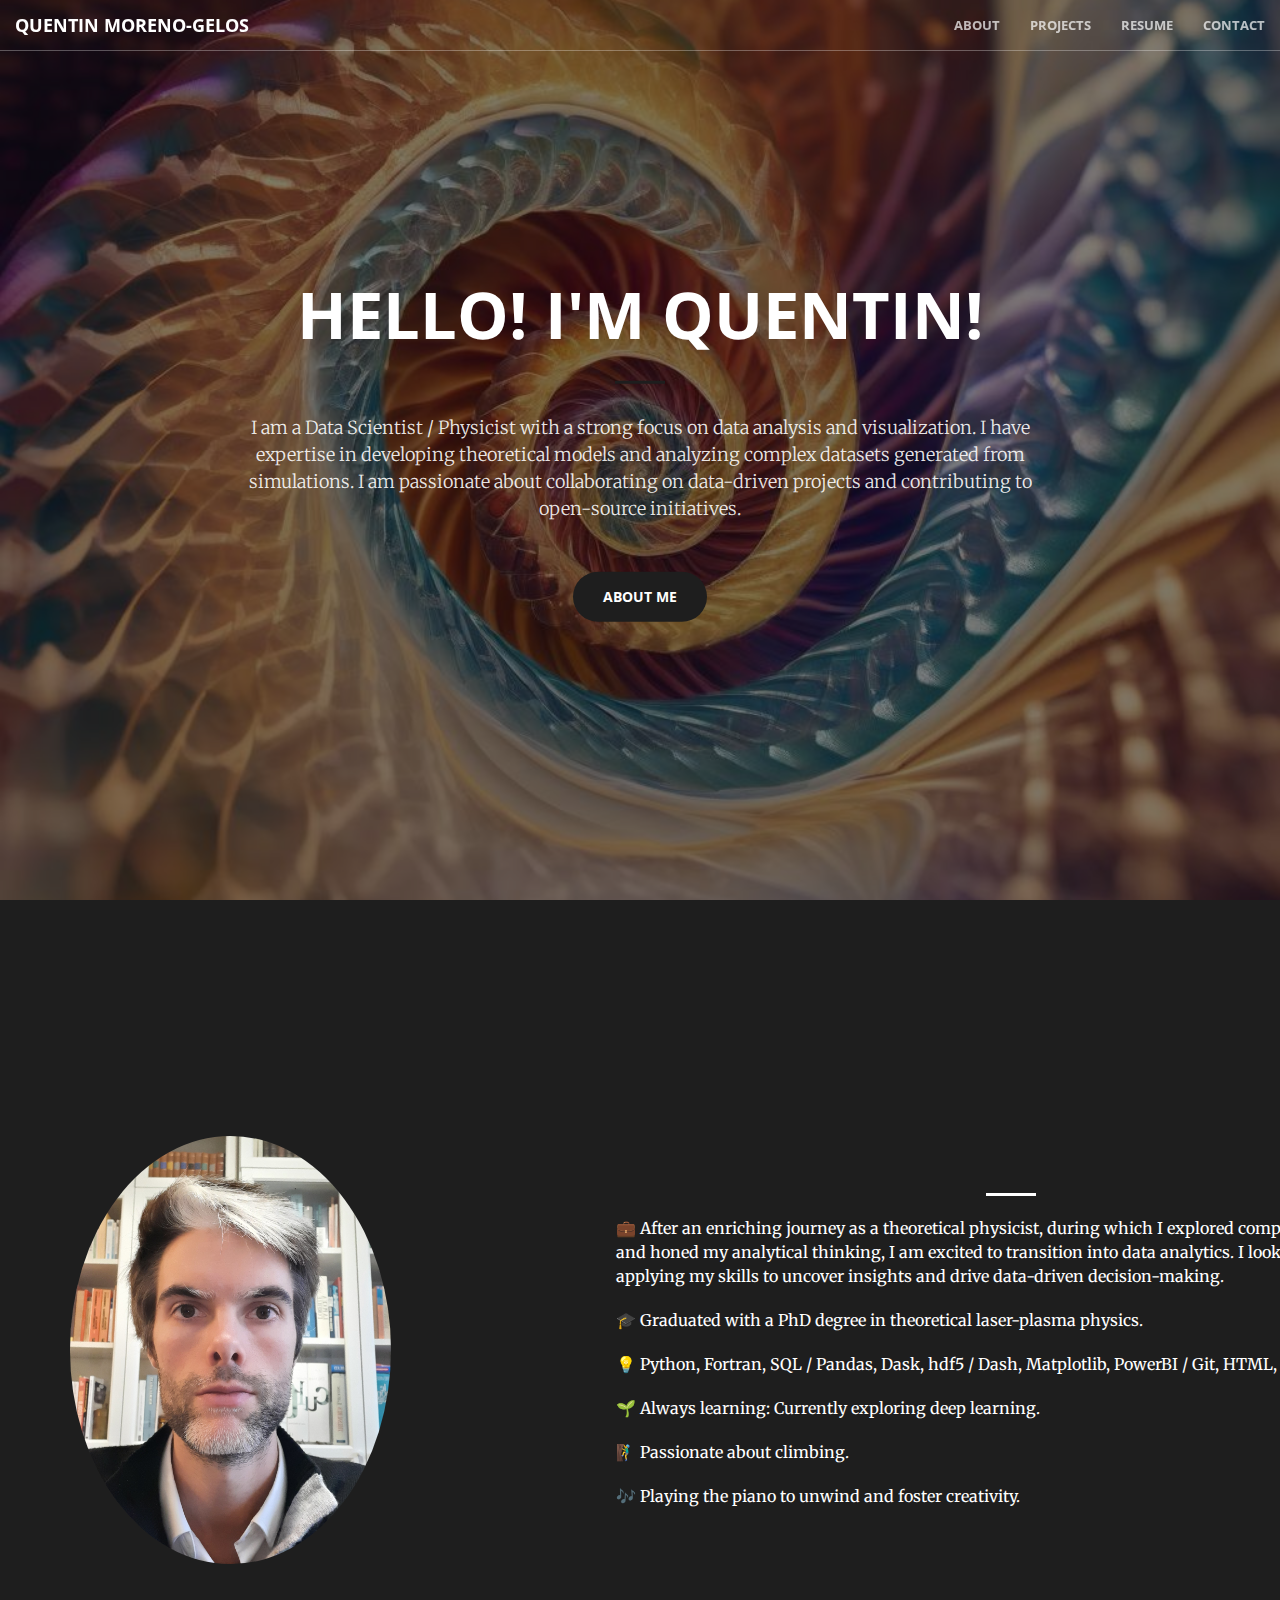
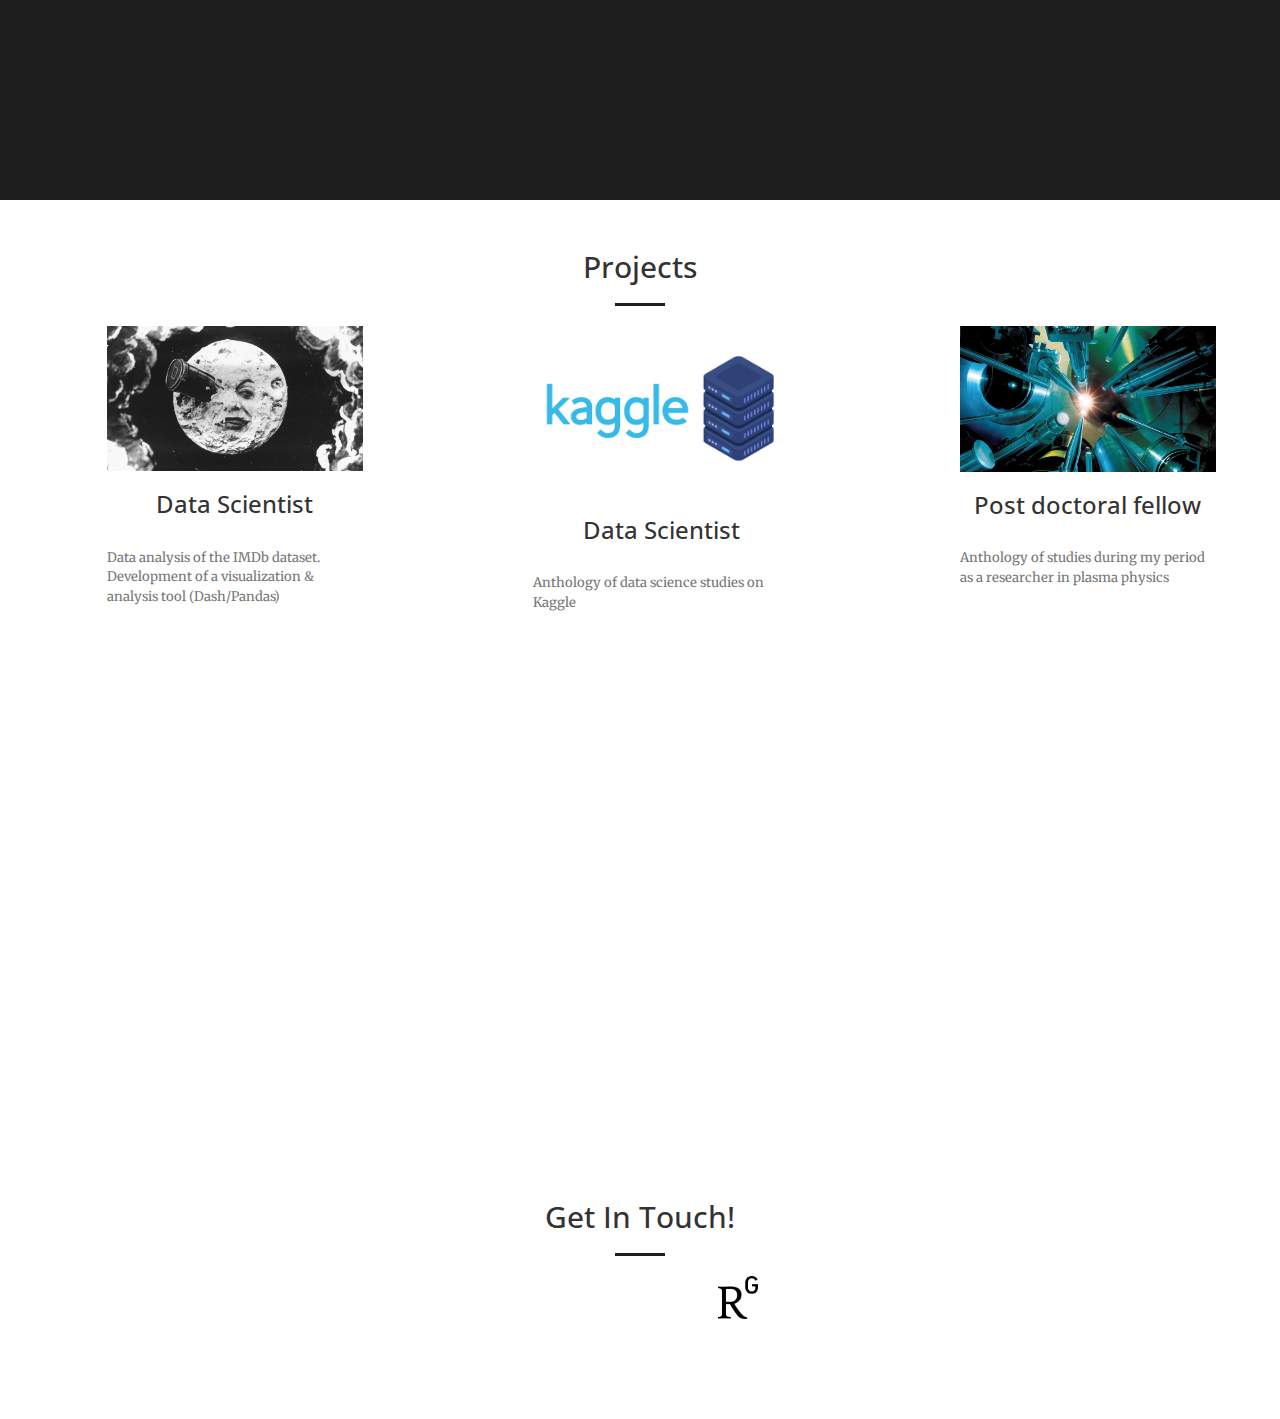
<file: index.html>
<!DOCTYPE html>
<html lang="en">

<head>

    <meta charset="utf-8">
    <meta http-equiv="X-UA-Compatible" content="IE=edge">
    <meta name="viewport" content="width=device-width, initial-scale=1">
    <meta name="description" content="">
    <meta name="author" content="">

    <title>Quentin Moreno Gelos</title>
    <link rel="shortcut icon" href="img/a-icon.ico" />

    <!-- Bootstrap Core CSS -->
    <link rel="stylesheet" href="css/bootstrap.min.css" type="text/css">

    <!-- Custom Fonts -->
    <link href='http://fonts.googleapis.com/css?family=Open+Sans:300italic,400italic,600italic,700italic,800italic,400,300,600,700,800' rel='stylesheet' type='text/css'>
    <link href='http://fonts.googleapis.com/css?family=Merriweather:400,300,300italic,400italic,700,700italic,900,900italic' rel='stylesheet' type='text/css'>
    <link rel="stylesheet" href="https://cdnjs.cloudflare.com/ajax/libs/font-awesome/4.7.0/css/font-awesome.min.css" type="text/css">
    <!--<link rel="stylesheet" href="font-awesome/css/font-awesome.min.css" type="text/css">-->

    <!-- Plugin CSS -->
    <link rel="stylesheet" href="css/animate.min.css" type="text/css">

    <!-- Custom CSS -->
    <link rel="stylesheet" href="css/creative.css" type="text/css">

    <!-- HTML5 Shim and Respond.js IE8 support of HTML5 elements and media queries -->
    <!-- WARNING: Respond.js doesn't work if you view the page via file:// -->
    <!--[if lt IE 9]>
        <script src="https://oss.maxcdn.com/libs/html5shiv/3.7.0/html5shiv.js"></script>
        <script src="https://oss.maxcdn.com/libs/respond.js/1.4.2/respond.min.js"></script>
    <![endif]-->

</head>

<body id="page-top">

    <nav id="mainNav" class="navbar navbar-default navbar-fixed-top">
        <div class="container-fluid">
            <!-- Brand and toggle get grouped for better mobile display -->
            <div class="navbar-header">
                <button type="button" class="navbar-toggle collapsed" data-toggle="collapse" data-target="#bs-example-navbar-collapse-1">
                    <span class="sr-only">Toggle navigation</span>
                    <span class="icon-bar"></span>
                    <span class="icon-bar"></span>
                    <span class="icon-bar"></span>
                </button>
                <a class="navbar-brand page-scroll" href="index.html#page-top">Quentin Moreno-Gelos</a>
            </div>

            <!-- Collect the nav links, forms, and other content for toggling -->
            <div class="collapse navbar-collapse" id="bs-example-navbar-collapse-1">
                <ul class="nav navbar-nav navbar-right">
                    <li>
                        <a class="page-scroll" href="index.html#about">About</a>
                    </li>
<!--                     <li>
                        <a class="page-scroll" href="#workex">Work Experience</a>
                    </li> -->
                    <li>
                        <a class="page-scroll" href="index.html#projects">Projects</a>
                    </li>
                    <li>
                        <a class="page-scroll" href="resume/CV_datascience/CV_datascienc_MorenoG.pdf" target="_blank">Resume</a>
                    </li>
                    <li>
                        <a class="page-scroll" href="index.html#contact">Contact</a>
                    </li>
                </ul>
            </div>
            <!-- /.navbar-collapse -->
        </div>
        <!-- /.container-fluid -->
    </nav>

    <header>
        <div class="header-content">
            <div class="header-content-inner">
                <h1>Hello! I'm Quentin!</h1>
                <hr>
                <p>I am a Data Scientist / Physicist with a strong focus on data analysis and visualization. 
                I have expertise in developing theoretical models and analyzing complex datasets generated from simulations. 
                I am passionate about collaborating on data-driven projects and contributing to open-source initiatives.</p>
                <a href="index.html#about" class="btn btn-primary btn-xl page-scroll">About me</a>
            </div>
        </div>
    </header>

    <section class="bg-primary" id="about" style="height: 100vh">
        <div class="container h-100">
			<div class="row h-100 align-items-center">
				<div class="col-lg-4">
					<img src="img/quentin2.jpg" class="img-responsive circular-image" alt="" style="width: 100%; height: auto;"> <!-- Make the image responsive -->
				</div>
                <div class="col-lg-8 col-lg-offset-2 text-center">
                    <hr class="light">
                    <p class="text">💼 After an enriching journey as a theoretical physicist, during which I explored complex problems and honed my analytical thinking, I am excited to transition into data analytics. 
                    I look forward to applying my skills to uncover insights and drive data-driven decision-making.</p>
                    <p class="text">🎓 Graduated with a PhD degree in theoretical laser-plasma physics.</p>
                    <p class="text">💡 Python, Fortran, SQL / Pandas, Dask, hdf5 / Dash, Matplotlib, PowerBI / Git, HTML, LaTeX.</p>
                    <p class="text">🌱 Always learning: Currently exploring deep learning.</p>
                    <p class="text">🧗‍♂️ Passionate about climbing.</p>
                    <p class="text">🎶 Playing the piano to unwind and foster creativity.</p>
                </div>
            </div>
        </div>
    </section>
    
    <section class="no-padding" id="projects" style="height: 100vh;">
      <div class="container" style="padding-top: 50px">
          <div class="row">
              <div class="col-lg-24 text-center">
                  <h2 class="section-heading">Projects</h2>
                  <hr class="primary">
              </div>
          </div>
      </div>
        <div class="container-fluid">
            <div class="row no-gutter justify-content-center">
                <div class="col-lg-3 col-lg-offset-1 coldcol-sm-4">
                    <div style="width :80%">
                        <a href="Cinema_Project.html" class="portfolio-box" >
                            <img src="img/Cinema_project.jpg" class="img-responsive" alt="">
                            <div class="portfolio-box-caption">
                                <div class="portfolio-box-caption-content">
                                  <div class="project-category text-faded">
                                      Applied Data Analytics Project
                                  </div>
                                    <div class="project-name">
                                        The seventh art
                                    </div>
                                </div>
                            </div>
                        </a>
                        <h3 style="text-align: center">Data Scientist</h3></br>
                        <p class="text-muted" style="font-size: small"> Data analysis of the IMDb dataset. Development of a visualization & analysis tool (Dash/Pandas) </p>
                        <!--b class="text-muted">Accepted Poster at IEEE Viz Conference 2015!</b-->
                    </div>
                </div>
                <div class="col-lg-3 col-lg-offset-1 col-sm-4">
                    <div style="width :80%">
                        <a href="Kaggle_Project.html" class="portfolio-box">
                            <img src="img/Kaggle_Project.png"  class="img-responsive" alt="">
                            <div class="portfolio-box-caption">
                                <div class="portfolio-box-caption-content">
                                    <div class="project-category text-faded">
                                        Applied Data Analytics Project
                                    </div>
                                    <div class="project-name">
                                        Machine learning
                                    </div>
                                </div>
                            </div>
                        </a>
                        <h3 style="text-align: center">Data Scientist</h3></br>
                        <p class="text-muted" style="font-size: small"> Anthology of data science studies on Kaggle</p>
                        <!--b class="text-muted">A fun user research project with great people with love for food!!</b-->
                    </div>
                </div>
                <div class="col-lg-3 col-lg-offset-1 col-sm-4">
                    <div style="width :80%">
                        <a href="Research_Project.html" class="portfolio-box">
                            <img src="img/OMEGA2.png"  class="img-responsive" alt="">
                            <div class="portfolio-box-caption">
                                <div class="portfolio-box-caption-content">
                                    <div class="project-category text-faded">
                                        Academic research Project
                                    </div>
                                    <div class="project-name">
                                        Laboratory astrophysic
                                    </div>
                                </div>
                            </div>
                        </a>
                        <h3 style="text-align: center">Post doctoral fellow</h3></br>
                        <p class="text-muted" style="font-size: small"> Anthology of studies during my period as a researcher in plasma physics </p>
                        <!--b class="text-muted">A fun user research project with great people with love for food!!</b-->
                    </div>
                </div>
            </div>
        </div>
    </section>

    <section id="contact">
        <div class="container">
            <div class="row" class="call-to-action">
                <div class="col-lg-12 text-center">
                    <h2 class="section-heading">Get In Touch!</h2>
                    <hr class="primary">
                </div>
                <div class="col-lg-2 col-lg-offset-2 text-center">
                    <a href="https://github.com/KantMG" class="fa fa-github fa-3x wow bounceIn"></a>
                </div>
                <div class="col-lg-2  text-center">
                    <a href="https://www.linkedin.com/in/quentin-moreno-gelos-727178b1" class="fa fa-linkedin fa-3x wow bounceIn"></a>
                </div>
                <!--div class="col-lg-1 text-center">
                    <a class="fa fa-phone fa-3x wow bounceIn"></i>
                </div-->
                <div class="col-lg-2 text-center">
					<a href="https://www.researchgate.net/profile/Quentin-Moreno" target="_blank">
						<img src="./img/researchgate-icon.png" alt="ResearchGate" style="width: 40px; height: auto;">
					</a>
                </div>
                <div class="col-lg-2 text-center">
                    <a href="mailto:moreno_quentin@numericable.fr" class="fa fa-envelope-o fa-3x wow bounceIn" data-wow-delay=".1s"></a>
                </div>
            </div>
        </div>
    </section>

    <!-- jQuery -->
    <script src="js/jquery.js"></script>

    <!-- Bootstrap Core JavaScript -->
    <script src="js/bootstrap.min.js"></script>

    <!-- Plugin JavaScript -->
    <script src="js/jquery.easing.min.js"></script>
    <script src="js/jquery.fittext.js"></script>
    <script src="js/wow.min.js"></script>

    <!-- Custom Theme JavaScript -->
    <script src="js/creative.js"></script>

</body>

</html>
</file>
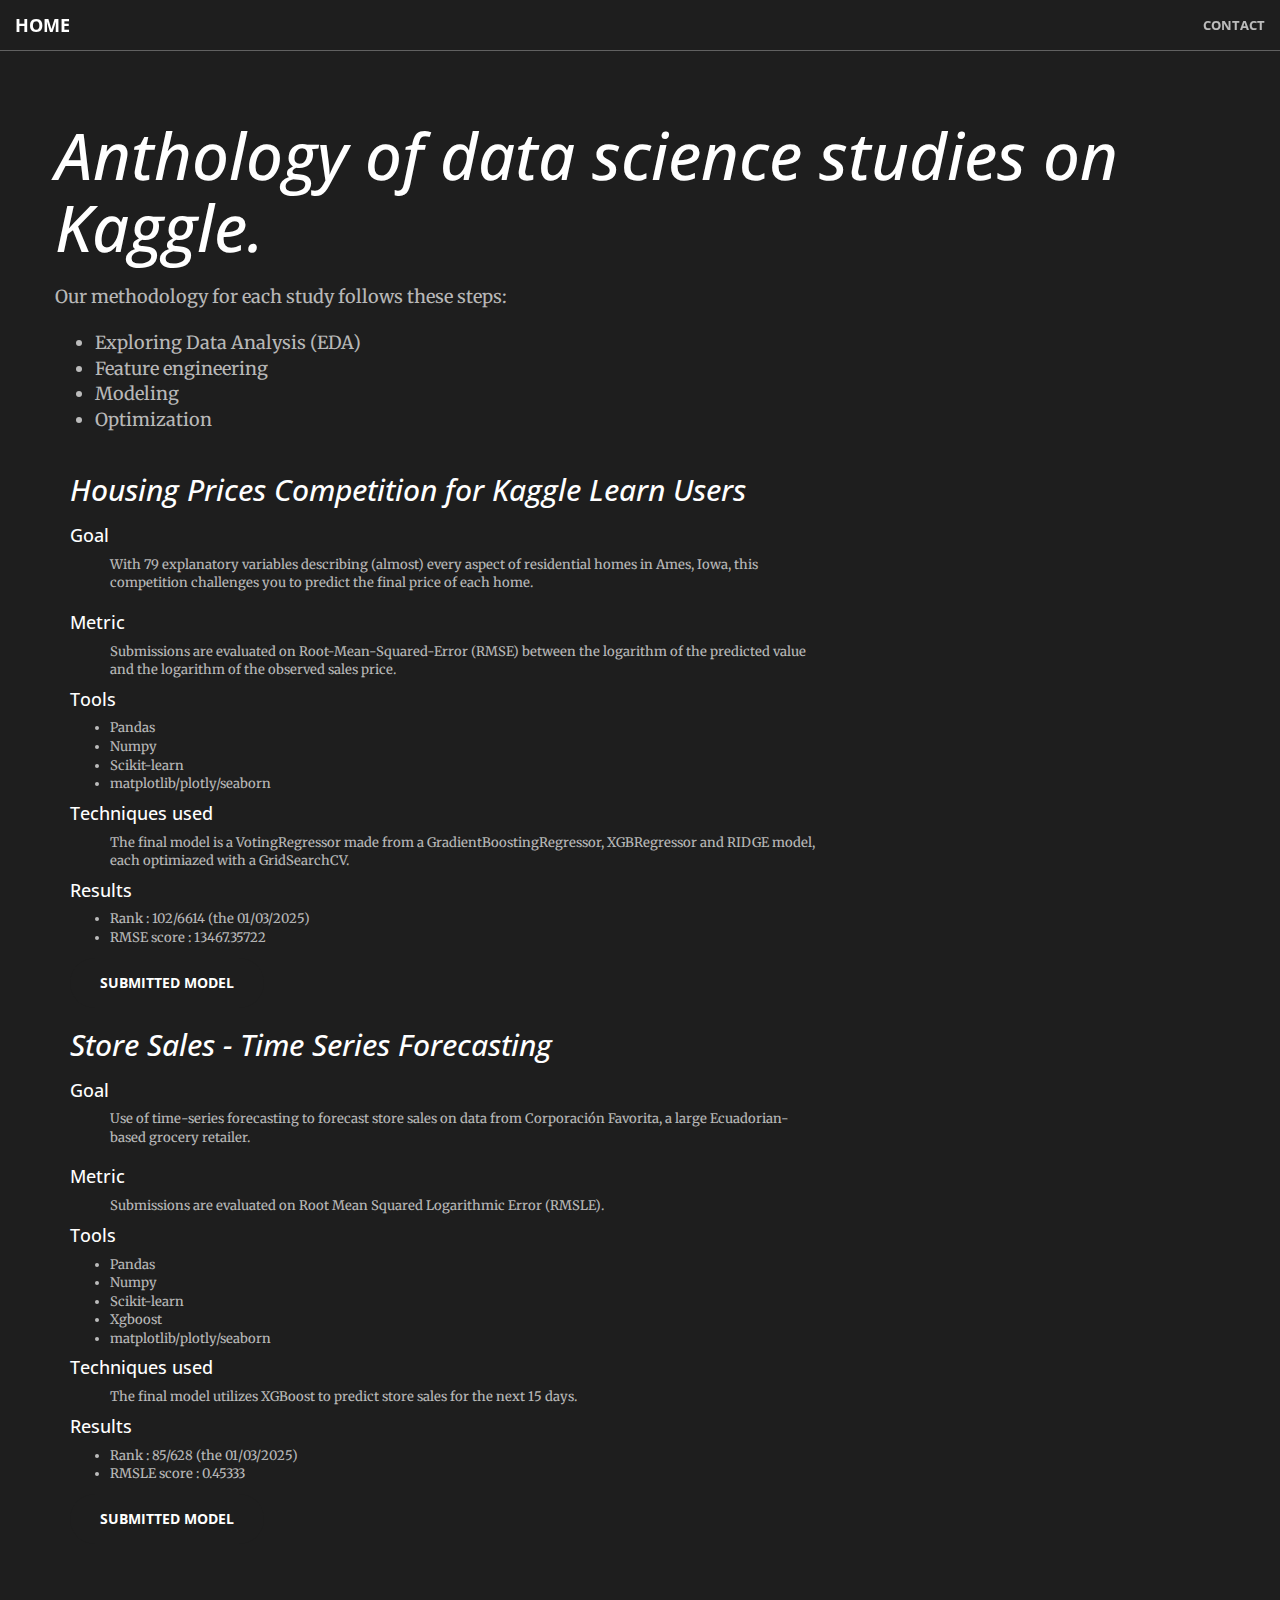
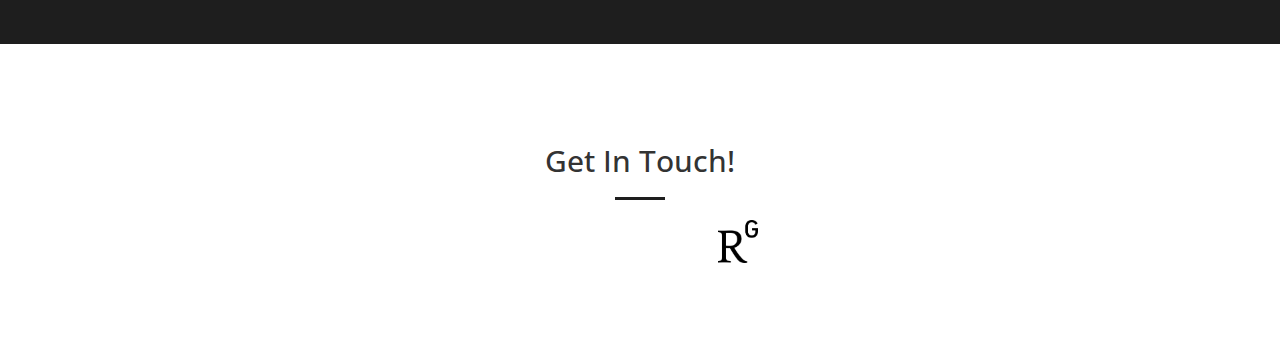
<file: Kaggle_Project.html>
<!DOCTYPE html>
<html lang="en">

<head>

    <meta charset="utf-8">
    <meta http-equiv="X-UA-Compatible" content="IE=edge">
    <meta name="viewport" content="width=device-width, initial-scale=1">
    <meta name="description" content="">
    <meta name="author" content="">

    <title>Quentin Moreno-Gelos</title>
    <link rel="shortcut icon" href="img/a-icon.ico" />

    <!-- Bootstrap Core CSS -->
    <link rel="stylesheet" href="css/bootstrap.min.css" type="text/css">

    <!-- Custom Fonts -->
    <link href='http://fonts.googleapis.com/css?family=Open+Sans:300italic,400italic,600italic,700italic,800italic,400,300,600,700,800' rel='stylesheet' type='text/css'>
    <link href='http://fonts.googleapis.com/css?family=Merriweather:400,300,300italic,400italic,700,700italic,900,900italic' rel='stylesheet' type='text/css'>
    <link rel="stylesheet" href="https://cdnjs.cloudflare.com/ajax/libs/font-awesome/4.7.0/css/font-awesome.min.css" type="text/css">

    <!-- Plugin CSS -->
    <link rel="stylesheet" href="css/animate.min.css" type="text/css">

    <!-- Custom CSS -->
    <link rel="stylesheet" href="css/creative.css" type="text/css">

    <!-- HTML5 Shim and Respond.js IE8 support of HTML5 elements and media queries -->
    <!-- WARNING: Respond.js doesn't work if you view the page via file:// -->
    <!--[if lt IE 9]>
        <script src="https://oss.maxcdn.com/libs/html5shiv/3.7.0/html5shiv.js"></script>
        <script src="https://oss.maxcdn.com/libs/respond.js/1.4.2/respond.min.js"></script>
    <![endif]-->

</head>

<body id="page-top">

    <nav id="mainNav" class="navbar navbar-default navbar-fixed-top">
        <div class="container-fluid">
            <!-- Brand and toggle get grouped for better mobile display -->
            <div class="navbar-header">
                <button type="button" class="navbar-toggle collapsed" data-toggle="collapse" data-target="#bs-example-navbar-collapse-1">
                    <span class="sr-only">Toggle navigation</span>
                    <span class="icon-bar"></span>
                    <span class="icon-bar"></span>
                    <span class="icon-bar"></span>
                </button>
                <a class="navbar-brand page-scroll"  href="index.html">Home</a>
            </div>

            <!-- Collect the nav links, forms, and other content for toggling -->
            <div class="collapse navbar-collapse" id="bs-example-navbar-collapse-1">
                <ul class="nav navbar-nav navbar-right">
                    <li>
                        <a class="page-scroll" href="Research_Project.html#contact">Contact</a>
                    </li>
                </ul>
            </div>
            <!-- /.navbar-collapse -->
        </div>
        <!-- /.container-fluid -->
    </nav>

    <section class="bg-primary" id="about">
        <div class="container">
            <div class="row">
				 <h1 style="font-style: italic">Anthology of data science studies on Kaggle.<h1>

                    <h4></h4>
                    <p class="text-faded" style="font-size: large">
                    Our methodology for each study follows these steps:
                    <ul class="text-faded" style="font-size: large">
                        <li>Exploring Data Analysis (EDA)</li>
                        <li>Feature engineering</li>
                        <li>Modeling</li>
                        <li>Optimization</li>
                    </ul> </p>
					 
                <div class="col-lg-8 text-center" style="text-align: left">
                    <!-- <hr class="light"> -->
                    <h2 style="font-style: italic">Housing Prices Competition for Kaggle Learn Users<h2>
						
                    <h4>Goal</h4>
                    <ul class="text-faded" style="font-size: small">
                    <!--Ask a home buyer to describe their dream house, and they probably won't begin with the height of the basement ceiling or the proximity to an east-west railroad. 
                    But this playground competition's dataset proves that much more influences price negotiations than the number of bedrooms or a white-picket fence.-->
                    With 79 explanatory variables describing (almost) every aspect of residential homes in Ames, Iowa, this competition challenges you to predict the final price of each home. </p>
					</ul>
					
					<h4>Metric</h4>
					<ul class="text-faded" style="font-size: small">
					Submissions are evaluated on Root-Mean-Squared-Error (RMSE) between the logarithm of the predicted value and the logarithm of the observed sales price.
					</ul>
					
					
					<h4>Tools</h4>
					<ul class="text-faded" style="font-size: small">
                        <li>Pandas</li>
                        <li>Numpy</li>
                        <li>Scikit-learn</li>
                        <li>matplotlib/plotly/seaborn</li>	
                    </ul>		
                    		
					<h4>Techniques used</h4>
					<ul class="text-faded" style="font-size: small">
					The final model is a VotingRegressor made from a GradientBoostingRegressor, XGBRegressor and RIDGE model, each optimiazed with a GridSearchCV.
					</ul>
					
					<h4>Results</h4>
					<ul class="text-faded" style="font-size: small">
					<li> Rank : 102/6614  (the 01/03/2025) </li>
					<li> RMSE score : 13467.35722 </li>
					</ul>
					
                    <!-- <h4>CONCLUSION</h4>
                    <p class="text-faded" style="font-size: small">
                    We have generated in the laboratory a high-Alfvénic-Mach-number, nonrelativistic, possibly astrophysically relevant, electromagnetic collisionless shock accompanied by Weibel-driven magnetic turbulence.
					This work advances our knowledge of collisionless shocks in nonrelativistic regimes, and demonstrates that laser-matter interactions offer a powerful platform for exploring collisionless shocks in a broader context.
                    </p> -->
                   <a href="https://www.kaggle.com/code/quentinmorenogelos/housing-prices-beginner?scriptVersionId=220301506" class="btn btn-primary btn-xl page-scroll" target="_blank">Submitted Model</a>
                </div>



                <div class="col-lg-8 text-center" style="text-align: left">
                    <!-- <hr class="light"> -->
                    <h2 style="font-style: italic">Store Sales - Time Series Forecasting<h2>
						
                    <h4>Goal</h4>
                    <ul class="text-faded" style="font-size: small">
                    <!--Ask a home buyer to describe their dream house, and they probably won't begin with the height of the basement ceiling or the proximity to an east-west railroad. 
                    But this playground competition's dataset proves that much more influences price negotiations than the number of bedrooms or a white-picket fence.-->
                    Use of time-series forecasting to forecast store sales on data from Corporación Favorita, a large Ecuadorian-based grocery retailer. </p>
					</ul>
					
					<h4>Metric</h4>
					<ul class="text-faded" style="font-size: small">
					Submissions are evaluated on Root Mean Squared Logarithmic Error (RMSLE).
					</ul>
					
					
					<h4>Tools</h4>
					<ul class="text-faded" style="font-size: small">
                        <li>Pandas</li>
                        <li>Numpy</li>
                        <li>Scikit-learn</li>
                        <li>Xgboost</li>
                        <li>matplotlib/plotly/seaborn</li>	
                    </ul>		
                    		
					<h4>Techniques used</h4>
					<ul class="text-faded" style="font-size: small">
					The final model utilizes XGBoost to predict store sales for the next 15 days.
					</ul>
					
					<h4>Results</h4>
					<ul class="text-faded" style="font-size: small">
					<li> Rank : 85/628  (the 01/03/2025) </li>
					<li> RMSLE score : 0.45333 </li>
					</ul>
					
                    <!-- <h4>CONCLUSION</h4>
                    <p class="text-faded" style="font-size: small">
                    We have generated in the laboratory a high-Alfvénic-Mach-number, nonrelativistic, possibly astrophysically relevant, electromagnetic collisionless shock accompanied by Weibel-driven magnetic turbulence.
					This work advances our knowledge of collisionless shocks in nonrelativistic regimes, and demonstrates that laser-matter interactions offer a powerful platform for exploring collisionless shocks in a broader context.
                    </p> -->
                   <a href="https://www.kaggle.com/code/quentinmorenogelos/store-sales/notebook?scriptVersionId=224884191" class="btn btn-primary btn-xl page-scroll" target="_blank">Submitted Model</a>
                </div>

                
            </div>
        </div>
    </section>

    <section id="contact">
        <div class="container">
            <div class="row" class="call-to-action">
                <div class="col-lg-12 text-center">
                    <h2 class="section-heading">Get In Touch!</h2>
                    <hr class="primary">
                </div>
                <div class="col-lg-2 col-lg-offset-2 text-center">
                    <a href="https://github.com/KantMG" class="fa fa-github fa-3x wow bounceIn"></a>
                </div>
                <div class="col-lg-2  text-center">
                    <a href="https://www.linkedin.com/in/quentin-moreno-727178b1/" class="fa fa-linkedin fa-3x wow bounceIn"></a>
                </div>
                <!--div class="col-lg-1 text-center">
                    <a class="fa fa-phone fa-3x wow bounceIn"></i>
                </div-->
                <div class="col-lg-2 text-center">
					<a href="https://www.researchgate.net/profile/Quentin-Moreno" target="_blank">
						<img src="./img/researchgate-icon.png" alt="ResearchGate" style="width: 40px; height: auto;">
					</a>
                </div>
                <div class="col-lg-2 text-center">
                    <a href="moreno_quentin@numericable.fr" class="fa fa-envelope-o fa-3x wow bounceIn" data-wow-delay=".1s"></a>
                </div>
            </div>
        </div>
    </section>

    <!-- jQuery -->
    <script src="js/jquery.js"></script>

    <!-- Bootstrap Core JavaScript -->
    <script src="js/bootstrap.min.js"></script>

    <!-- Plugin JavaScript -->
    <script src="js/jquery.easing.min.js"></script>
    <script src="js/jquery.fittext.js"></script>
    <script src="js/wow.min.js"></script>

    <!-- Custom Theme JavaScript -->
    <script src="js/creative.js"></script>

</body>

</html>
</file>
<file: css/creative.css>
/*!
 * Start Bootstrap - Creative Bootstrap Theme (http://startbootstrap.com)
 * Code licensed under the Apache License v2.0.
 * For details, see http://www.apache.org/licenses/LICENSE-2.0.
 */

html,
body {
    width: 100%;
    height: 100%;
}

body {
    font-family: Merriweather,'Helvetica Neue',Arial,sans-serif;
}

hr {
    max-width: 50px;
    border-color: #1e1e1e;
    border-width: 3px;
}

hr.light {
    border-color: #fff;
}

a {
    color: #1e1e1e;
    -webkit-transition: all .35s;
    -moz-transition: all .35s;
    transition: all .35s;
}

a:hover,
a:focus {
    color: #eb3812;
}

h1,
h2,
h3,
h4,
h5,
h6 {
    font-family: 'Open Sans','Helvetica Neue',Arial,sans-serif;
}

p {
    margin-bottom: 20px;
    font-size: 16px;
    line-height: 1.5;
}

.bg-primary {
    background-color: #1e1e1e;
}

.bg-dark {
    color: #fff;
    background-color: #222;
}

.container.h-100 {
    height: 100%; /* Ensure the container takes the full height */
}

.row.h-100 {
    display: flex; /* Use Flexbox for layout */
    height: 100%; /* Ensure full height */
    align-items: center; /* Center items vertically */
}


#about .col-lg-4 {
    flex: 0 0 30%;
    max-width: 30%;
}

#about .col-lg-8 {
    flex: 0 0 70%;
    max-width: 70%;
}

.col-lg-4 {
    flex: 0 0 30%; /* 30% width for the image */
    max-width: 30%; /* Ensure max width remains 30% */
}

.col-lg-8 {
    flex: 0 0 70%; /* 70% width for the text */
    max-width: 70%; /* Ensure max width remains 70% */
    text-align: left; /* Align text to the left */
}

.circular-image {
    width: 150px; /* Set a fixed width, adjust as needed */
    height: 150px; /* Set a fixed height to ensure circularity */
    border-radius: 50%; /* Make the image circular */
    object-fit: cover; /* Ensure the aspect ratio is maintained within the circle */
    display: block; /* Ensure it behaves like a block element */
    margin: 0 auto; /* Center the image horizontally in its column */
}


.text-faded {
    color: rgba(255,255,255,.7);
}

section {
    padding: 100px 0;
}

aside {
    padding: 50px 0;
}

.no-padding {
    padding: 0;
}

.navbar-default {
    border-color: rgba(34,34,34,.05);
    font-family: 'Open Sans','Helvetica Neue',Arial,sans-serif;
    background-color: #fff;
    -webkit-transition: all .35s;
    -moz-transition: all .35s;
    transition: all .35s;
}

.navbar-default .navbar-header .navbar-brand {
    text-transform: uppercase;
    font-family: 'Open Sans','Helvetica Neue',Arial,sans-serif;
    font-weight: 700;
    color: #1e1e1e;
}

.navbar-default .navbar-header .navbar-brand:hover,
.navbar-default .navbar-header .navbar-brand:focus {
    color: #eb3812;
}

.navbar-default .nav > li>a,
.navbar-default .nav>li>a:focus {
    text-transform: uppercase;
    font-size: 13px;
    font-weight: 700;
    color: #222;
}

.navbar-default .nav > li>a:hover,
.navbar-default .nav>li>a:focus:hover {
    color: #1e1e1e;
}

.navbar-default .nav > li.active>a,
.navbar-default .nav>li.active>a:focus {
    color: #1e1e1e!important;
    background-color: transparent;
}

.navbar-default .nav > li.active>a:hover,
.navbar-default .nav>li.active>a:focus:hover {
    background-color: transparent;
}

@media(min-width:768px) {
    .navbar-default {
        border-color: rgba(255,255,255,.3);
        background-color: transparent;
    }

    .navbar-default .navbar-header .navbar-brand {
        color: rgba(255,255,255,.7);
    }

    .navbar-default .navbar-header .navbar-brand:hover,
    .navbar-default .navbar-header .navbar-brand:focus {
        color: #fff;
    }

    .navbar-default .nav > li>a,
    .navbar-default .nav>li>a:focus {
        color: rgba(255,255,255,.7);
    }

    .navbar-default .nav > li>a:hover,
    .navbar-default .nav>li>a:focus:hover {
        color: #fff;
    }

    .navbar-default.affix {
        border-color: rgba(34,34,34,.05);
        background-color: #fff;
    }

    .navbar-default.affix .navbar-header .navbar-brand {
        font-size: 14px;
        color: #1e1e1e;
    }

    .navbar-default.affix .navbar-header .navbar-brand:hover,
    .navbar-default.affix .navbar-header .navbar-brand:focus {
        color: #eb3812;
    }

    .navbar-default.affix .nav > li>a,
    .navbar-default.affix .nav>li>a:focus {
        color: #222;
    }

    .navbar-default.affix .nav > li>a:hover,
    .navbar-default.affix .nav>li>a:focus:hover {
        color: #1e1e1e;
    }
}

header {
    position: relative;
    width: 100%;
    min-height: auto;
    text-align: center;
    color: #fff;
    background-image: url(../img/fibonacci_generation.jpeg);
    background-position: center;
    -webkit-background-size: cover;
    -moz-background-size: cover;
    background-size: cover;
    -o-background-size: cover;
}

header::before {
    content: '';
    position: absolute;
    top: 0;
    left: 0;
    right: 0;
    bottom: 0;
    background: rgba(0, 0, 0, 0.5); /* Semi-transparent black overlay */
    z-index: 0; /* Ensure the overlay is behind the header content */
}

header .header-content {
    position: relative;
    width: 100%;
    padding: 100px 15px;
    text-align: center;
}

header .header-content .header-content-inner h1 {
    margin-top: 0;
    margin-bottom: 0;
    text-transform: uppercase;
    font-weight: 700;
}

header .header-content .header-content-inner hr {
    margin: 30px auto;
}

header .header-content .header-content-inner p {
    margin-bottom: 50px;
    font-size: 16px;
    font-weight: 300;
    color: rgba(255,255,255,.9);
}

@media(min-width:768px) {
    header {
        min-height: 100%;
    }

    header .header-content {
        position: absolute;
        top: 50%;
        padding: 0 50px;
        -webkit-transform: translateY(-50%);
        -ms-transform: translateY(-50%);
        transform: translateY(-50%);
    }

    header .header-content .header-content-inner {
        margin-right: auto;
        margin-left: auto;
        max-width: 1000px;
    }

    header .header-content .header-content-inner p {
        margin-right: auto;
        margin-left: auto;
        max-width: 80%;
        font-size: 18px;
    }
}

.section-heading {
    margin-top: 0;
}

.service-box {
    margin: 50px auto 0;
    max-width: 400px;
}

@media(min-width:992px) {
    .service-box {
        margin: 20px auto 0;
    }
}

.service-box p {
    margin-bottom: 0;
}

.portfolio-box {
    display: block;
    position: relative;
    margin: 0 auto;
    max-width: 650px;
}

.portfolio-box .portfolio-box-caption {
    display: block;
    position: absolute;
    bottom: 0;
    width: 100%;
    height: 100%;
    text-align: center;
    color: #fff;
    opacity: 0;
    background: rgba(240,95,64,.9);
    -webkit-transition: all .35s;
    -moz-transition: all .35s;
    transition: all .35s;
}

.portfolio-box .portfolio-box-caption .portfolio-box-caption-content {
    position: absolute;
    top: 50%;
    width: 100%;
    text-align: center;
    transform: translateY(-50%);
}

.portfolio-box .portfolio-box-caption .portfolio-box-caption-content .project-category,
.portfolio-box .portfolio-box-caption .portfolio-box-caption-content .project-name {
    padding: 0 15px;
    font-family: 'Open Sans','Helvetica Neue',Arial,sans-serif;
}

.portfolio-box .portfolio-box-caption .portfolio-box-caption-content .project-category {
    text-transform: uppercase;
    font-size: 14px;
    font-weight: 600;
}

.portfolio-box .portfolio-box-caption .portfolio-box-caption-content .project-name {
    font-size: 18px;
}

.portfolio-box:hover .portfolio-box-caption {
    opacity: 1;
}

@media(min-width:768px) {
    .portfolio-box .portfolio-box-caption .portfolio-box-caption-content .project-category {
        font-size: 16px;
    }

    .portfolio-box .portfolio-box-caption .portfolio-box-caption-content .project-name {
        font-size: 22px;
    }
}

.call-to-action h2 {
    margin: 0 auto 20px;
}

.text-primary {
    color: #1e1e1e;
}

.no-gutter > [class*=col-] {
    padding-right: 0;
    padding-left: 0;
}

.btn-default {
    border-color: #fff;
    color: #222;
    background-color: #fff;
    -webkit-transition: all .35s;
    -moz-transition: all .35s;
    transition: all .35s;
}

.btn-default:hover,
.btn-default:focus,
.btn-default.focus,
.btn-default:active,
.btn-default.active,
.open > .dropdown-toggle.btn-default {
    border-color: #ededed;
    color: #222;
    background-color: #f2f2f2;
}

.btn-default:active,
.btn-default.active,
.open > .dropdown-toggle.btn-default {
    background-image: none;
}

.btn-default.disabled,
.btn-default[disabled],
fieldset[disabled] .btn-default,
.btn-default.disabled:hover,
.btn-default[disabled]:hover,
fieldset[disabled] .btn-default:hover,
.btn-default.disabled:focus,
.btn-default[disabled]:focus,
fieldset[disabled] .btn-default:focus,
.btn-default.disabled.focus,
.btn-default[disabled].focus,
fieldset[disabled] .btn-default.focus,
.btn-default.disabled:active,
.btn-default[disabled]:active,
fieldset[disabled] .btn-default:active,
.btn-default.disabled.active,
.btn-default[disabled].active,
fieldset[disabled] .btn-default.active {
    border-color: #fff;
    background-color: #fff;
}

.btn-default .badge {
    color: #fff;
    background-color: #222;
}

.btn-primary {
    border-color: #1e1e1e;
    color: #fff;
    background-color: #1e1e1e;
    -webkit-transition: all .35s;
    -moz-transition: all .35s;
    transition: all .35s;
}

.btn-primary:hover,
.btn-primary:focus,
.btn-primary.focus,
.btn-primary:active,
.btn-primary.active,
.open > .dropdown-toggle.btn-primary {
    border-color: #ed431f;
    color: #fff;
    background-color: #ee4b28;
}

.btn-primary:active,
.btn-primary.active,
.open > .dropdown-toggle.btn-primary {
    background-image: none;
}

.btn-primary.disabled,
.btn-primary[disabled],
fieldset[disabled] .btn-primary,
.btn-primary.disabled:hover,
.btn-primary[disabled]:hover,
fieldset[disabled] .btn-primary:hover,
.btn-primary.disabled:focus,
.btn-primary[disabled]:focus,
fieldset[disabled] .btn-primary:focus,
.btn-primary.disabled.focus,
.btn-primary[disabled].focus,
fieldset[disabled] .btn-primary.focus,
.btn-primary.disabled:active,
.btn-primary[disabled]:active,
fieldset[disabled] .btn-primary:active,
.btn-primary.disabled.active,
.btn-primary[disabled].active,
fieldset[disabled] .btn-primary.active {
    border-color: #1e1e1e;
    background-color: #1e1e1e;
}

.btn-primary .badge {
    color: #1e1e1e;
    background-color: #fff;
}

.btn {
    border: 0;
    border-radius: 300px;
    text-transform: uppercase;
    font-family: 'Open Sans','Helvetica Neue',Arial,sans-serif;
    font-weight: 700;
}

.btn-xl {
    padding: 15px 30px;
}

::-moz-selection {
    text-shadow: none;
    color: #fff;
    background: #222;
}

::selection {
    text-shadow: none;
    color: #fff;
    background: #222;
}

img::selection {
    color: #fff;
    background: 0 0;
}

img::-moz-selection {
    color: #fff;
    background: 0 0;
}

body {
    webkit-tap-highlight-color: #222;
}
</file>
